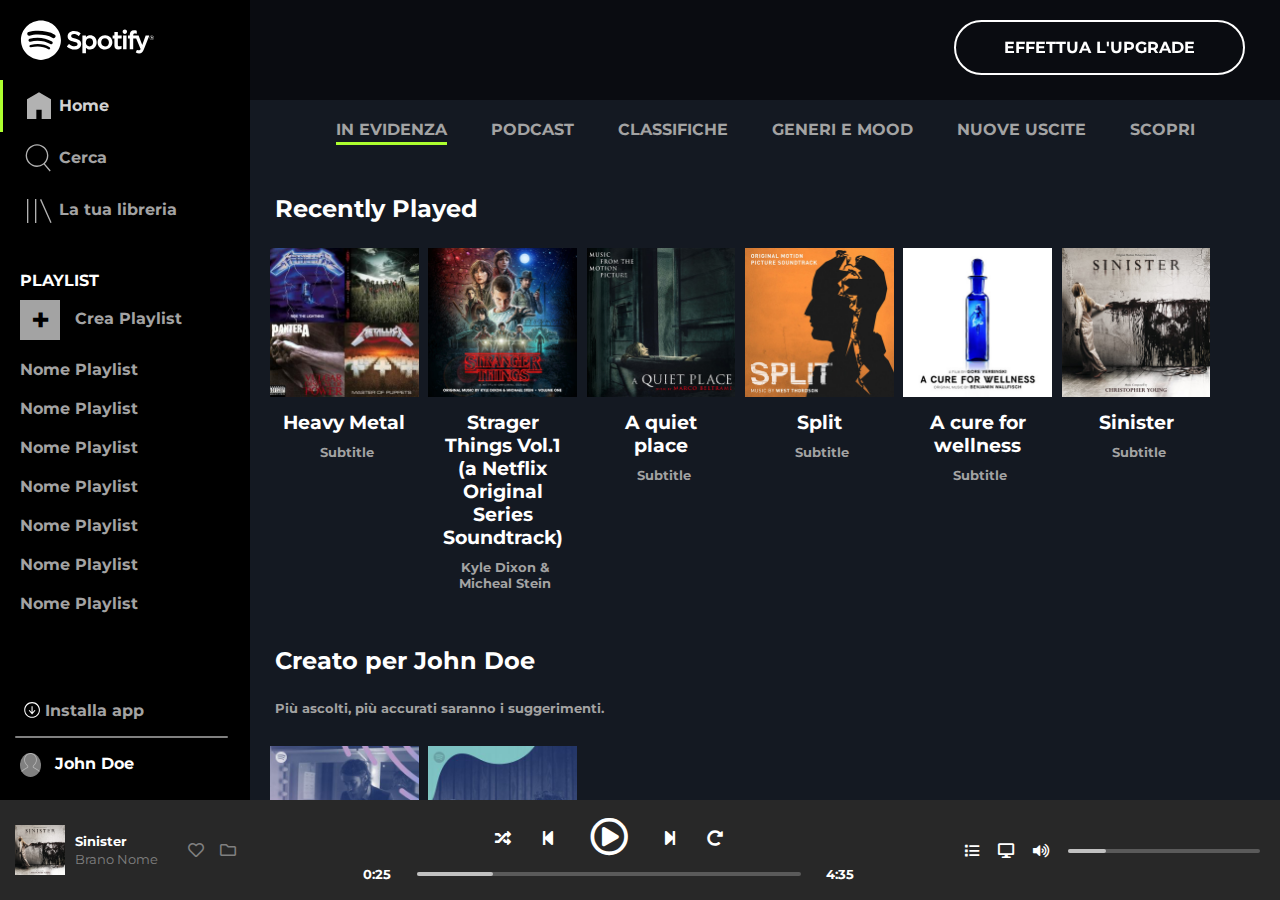
<file: index.html>
<!DOCTYPE html>
<html lang="en">
<head>
    <meta charset="UTF-8">
    <meta http-equiv="X-UA-Compatible" content="IE=edge">
    <meta name="viewport" content="width=device-width, initial-scale=1.0">
    <title>Spotify</title>
    <!-- font awesome -->
    <link rel="stylesheet" href="https://cdnjs.cloudflare.com/ajax/libs/font-awesome/5.15.4/css/all.min.css" integrity="sha512-1ycn6IcaQQ40/MKBW2W4Rhis/DbILU74C1vSrLJxCq57o941Ym01SwNsOMqvEBFlcgUa6xLiPY/NS5R+E6ztJQ==" crossorigin="anonymous" referrerpolicy="no-referrer" />
    <!-- google fonts -->
    <link rel="preconnect" href="https://fonts.googleapis.com">
    <link rel="preconnect" href="https://fonts.gstatic.com" crossorigin>
    <link href="https://fonts.googleapis.com/css2?family=Montserrat:wght@400;700&display=swap" rel="stylesheet">
    <!-- styles -->
    <link rel="stylesheet" href="css/style.css">
    <link rel="icon" href="img/favicon.ico">
    <!-- BONUS -->
    <!-- <link rel="stylesheet" href="bonus/bonus.css"> -->
</head>
<body>
    <div class="container">
        <main class="clearfix">
            <!-- menu laterale -->
            <nav>
                <div class="sidebar-top">
                    <!-- logo spotify -->                    
                    <img class="logo" src="img/logo.svg" alt="Logo Spotify">                    

                    <!-- logo spotify small -->
                    <img class="hide" src="img/logo-small.svg" alt="Logo Spotify Small">

                    <!-- icone menu -->
                    <div class="menu">

                        <!-- icona con barra laterale verde -->
                        <div class="menu-icon selected">
                            <img src="img/home.svg" alt="Home Icon">
                            <span>Home</span>
                        </div>
            
                        <div class="menu-icon">
                            <img src="img/search.svg" alt="Search Icon">
                            <span>Cerca</span>
                        </div>
            
                        <div class="menu-icon">
                            <img src="img/libreria.svg" alt="Library Icon">
                            <span>La tua libreria</span>
                        </div>
                    </div>
            
                    <!-- sezione playlist -->
                    <div class="playlist">
                        <h4>PLAYLIST</h4>
                        <div class="inline">
                            <span class="add-playlist">+</span>
                            <span>Crea Playlist</span>
                        </div>
                        <ul>
                            <li>Nome Playlist</li>
                            <li>Nome Playlist</li>
                            <li>Nome Playlist</li>
                            <li>Nome Playlist</li>
                            <li>Nome Playlist</li>
                            <li>Nome Playlist</li>
                            <li>Nome Playlist</li>
                        </ul>
                    </div>
                </div>
                
                <!-- sezione inferiore sidebar -->
                <div class="sidebar-bottom">                
                    <div class="download-icon">
                        <img src="img/download.svg" alt="Download Icon">
                        <span>Installa app</span>
                    </div>
                    <div class="break"></div>
                    <div class="profile">
                        <img src="img/profile.svg" alt="Profile Icon">
                        <span>John Doe</span>
                    </div>                
                </div>
            </nav>
            
            <!-- contenuto principale -->
            <section class="content">

                <!-- bottone upgrade -->
                <div class="upgrade">
                    <a class="button" href="">Effettua l'upgrade</a>
                </div>

                <!-- lista menu superiore -->
                <div class="row-list">
                    <ul>
                        <li><a class="select" href="">In Evidenza</a></li>
                        <li><a href="">Podcast</a></li>
                        <li><a href="">Classifiche</a></li>
                        <li><a href="">Generi e mood</a></li>
                        <li><a href="">Nuove uscite</a></li>
                        <li><a href="">Scopri</a></li>
                    </ul>
                </div>

                <!-- album recenti -->
                <h2>Recently Played</h2>
                <div class="row clearfix">

                    <div class="col">
                        <div class="album">
                            <div class="overlay">
                                <i class="far fa-play-circle"></i>
                            </div>
                            <img src="img/metal_lifting.jpg" alt="Album Heavy Metal">
                        </div>
                        <h3 class="title">Heavy Metal</h3>
                        <h5 class="subtitle">Subtitle</h5>
                    </div>

                    <div class="col">
                        <div class="album">
                            <div class="overlay">
                                <i class="far fa-play-circle"></i>
                            </div>
                            <img src="img/stranger.jpeg" alt="Stranger Things OST">
                        </div>
                        <h3 class="title">Strager Things Vol.1 (a Netflix Original Series Soundtrack)</h3>
                        <h5 class="subtitle">Kyle Dixon & Micheal Stein</h5>
                    </div>

                    <div class="col">
                        <div class="album">
                            <div class="overlay">
                                <i class="far fa-play-circle"></i>
                            </div>
                            <img src="img/aquietplace.jpeg" alt="A quiet place OST">
                        </div>
                        <h3 class="title">A quiet place</h3>
                        <h5 class="subtitle">Subtitle</h5>
                    </div>

                    <div class="col">
                        <div class="album">
                            <div class="overlay">
                                <i class="far fa-play-circle"></i>
                            </div>
                            <img src="img/split.jpeg" alt="Split OST">
                        </div>
                        <h3 class="title">Split</h3>
                        <h5 class="subtitle">Subtitle</h5>
                    </div>

                    <div class="col">
                        <div class="album">
                            <div class="overlay">
                                <i class="far fa-play-circle"></i>
                            </div>
                            <img src="img/cure.jpeg" alt="A cure for wellness OST">
                        </div>
                        <h3 class="title">A cure for wellness</h3>
                        <h5 class="subtitle">Subtitle</h5>
                    </div>

                    <div class="col">
                        <div class="album">
                            <div class="overlay">
                                <i class="far fa-play-circle"></i>
                            </div>
                            <img src="img/sinister.jpeg" alt="Sinister OST">
                        </div> 
                        <h3 class="title">Sinister</h3>   
                        <h5 class="subtitle">Subtitle</h5>
                    </div>
                </div>

                <!-- playlist personalizzate -->
                <h2>Creato per John Doe</h2>
                <h5 class="subtitle">Più ascolti, più accurati saranno i suggerimenti.</h5>
                <div class="row clearfix">

                    <div class="col">
                        <div class="album">
                            <div class="overlay">
                                <i class="far fa-play-circle"></i>
                            </div>
                            <img src="img/radar.jpeg" alt="Release Radar">
                        </div>
                        <h3 class="title">Release Radar</h3>
                    </div>

                    <div class="col">
                        <div class="album">
                            <div class="overlay">
                                <i class="far fa-play-circle"></i>
                            </div>
                            <img src="img/mixdaily.jpeg" alt="Daily Mix">
                        </div>
                        <h3 class="title">Daily Mix</h3>

                    </div>
                </div>

                <!-- artisti popolari -->
                <h2>Artisti più popolari</h2>
                <h5 class="subtitle">Più ascolti, più accurati saranno i suggerimenti.</h5>
                <div class="row clearfix">

                    <div class="col round">
                        <div class="album ">
                            <div class="overlay">
                                <i class="far fa-play-circle"></i>
                            </div>
                            <img src="img/youg.jpeg" alt="Lana Del Rey">
                        </div>
                        <h3 class="title">Lana Del Rey</h3>
                    </div>

                    <div class="col round">
                        <div class="album">
                            <div class="overlay">
                                <i class="far fa-play-circle"></i>
                            </div>
                            <img src="img/einaudi.jpeg" alt="Ludovico Einaudi">
                        </div>
                        <h3 class="title">Ludovico Einaudi</h3>
                    </div>
                </div>           
            </section>
        </main>

        <footer>
            <!-- footer sinistra -->
            <div class="f-left">

                <!-- immagine album con nome traccia e artista -->
                <div class="track">
                    <img src="img/sinister.jpeg" alt="Sinister OST">
                    <div>
                        <h5>Sinister</h5>
                        <a href="">Brano Nome</a>
                    </div>
                </div>

                <!-- icone piccole -->
                <div class="footer-icon">
                    <i class="far fa-heart"></i>
                    <i class="far fa-folder"></i>
                </div>         
            </div>

            <!-- footer centrale -->
            <div class="f-center">

                <!-- icone di riproduzione brani -->
                <div class="footer-icon">
                    <i class="fas fa-random"></i>
                    <i class="fas fa-step-backward"></i>
                    <i class="far fa-play-circle"></i>
                    <i class="fas fa-step-forward"></i>
                    <i class="fas fa-redo-alt"></i>
                </div>

                <!-- tempo trascorso brano -->
                <div class="track-time">
                    <span>0:25</span>
                    <div class="progress-bar">                    
                        <div class="elapsed">
                            <div class="dot"></div>
                        </div>                    
                    </div>
                    <span>4:35</span>
                </div>
            </div>

            <!-- footer destra -->
            <div class="f-right">
                <i class="fas fa-list"></i>
                <i class="fas fa-desktop"></i>
                <i class="fas fa-volume-up"></i>
                <!-- barra volume -->
                <div class="progress-bar">
                    <div class="elapsed">
                        <div class="dot"></div>
                    </div>
                </div>
            </div>        
        </footer>    
    </div>
</body>
</html>
</file>
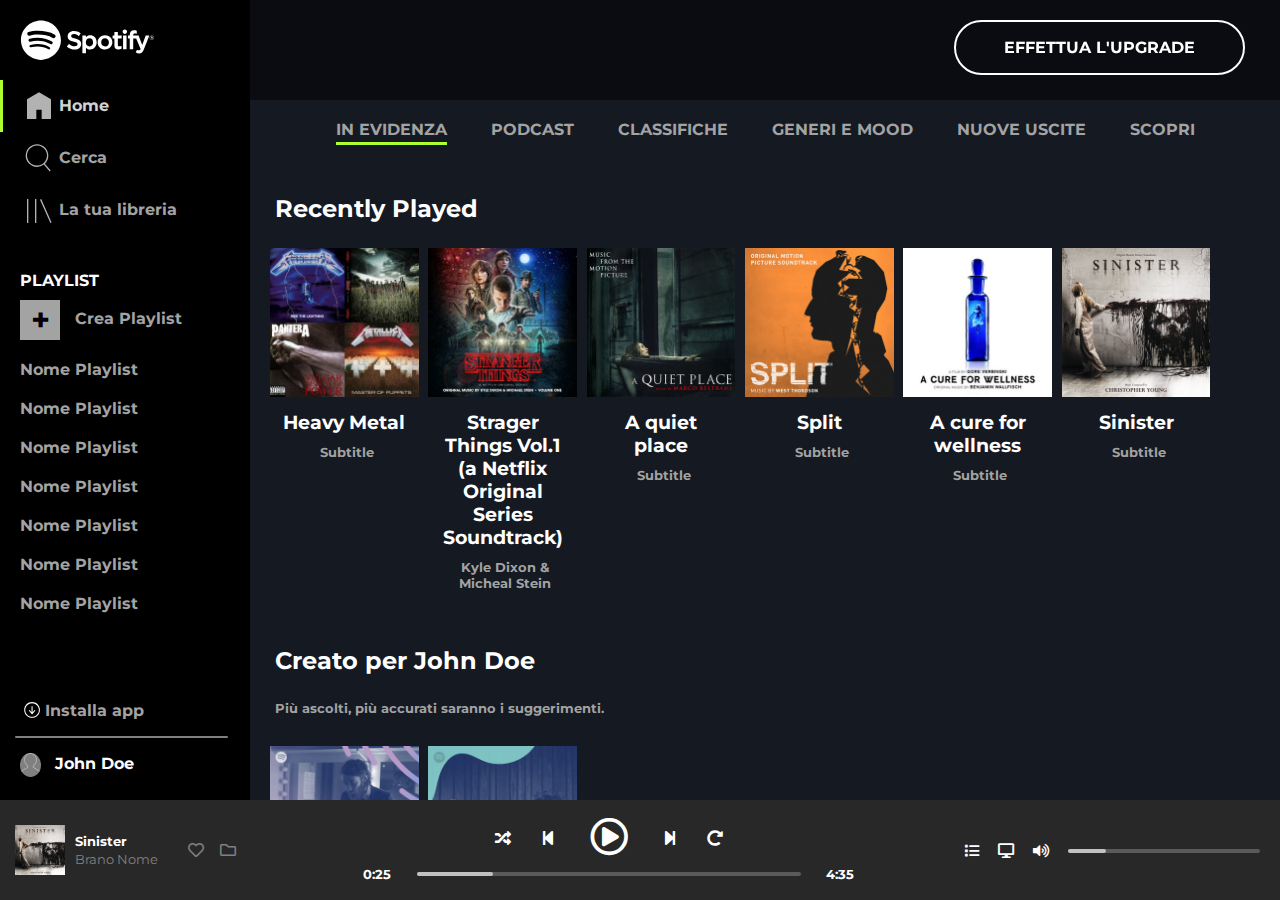
<file: bonus/index.html>
<!DOCTYPE html>
<html lang="en">
<head>
    <meta charset="UTF-8">
    <meta http-equiv="X-UA-Compatible" content="IE=edge">
    <meta name="viewport" content="width=device-width, initial-scale=1.0">
    <title>Spotify</title>
    <!-- font awesome -->
    <link rel="stylesheet" href="https://cdnjs.cloudflare.com/ajax/libs/font-awesome/5.15.4/css/all.min.css" integrity="sha512-1ycn6IcaQQ40/MKBW2W4Rhis/DbILU74C1vSrLJxCq57o941Ym01SwNsOMqvEBFlcgUa6xLiPY/NS5R+E6ztJQ==" crossorigin="anonymous" referrerpolicy="no-referrer" />
    <!-- google fonts -->
    <link rel="preconnect" href="https://fonts.googleapis.com">
    <link rel="preconnect" href="https://fonts.gstatic.com" crossorigin>
    <link href="https://fonts.googleapis.com/css2?family=Montserrat:wght@400;700&display=swap" rel="stylesheet">
    <!-- styles -->
    <link rel="stylesheet" href="css/bonus.css">
    <link rel="icon" href="img/favicon.ico">
</head>
<body>
    <div class="container">
        <main class="clearfix">
            <!-- menu laterale -->
            <nav>
                <div class="sidebar-top">
                    <!-- logo spotify -->                    
                    <img class="logo" src="img/logo.svg" alt="Logo Spotify">                    

                    <!-- logo spotify small -->
                    <img class="hide" src="img/logo-small.svg" alt="Logo Spotify Small">

                    <!-- icone menu -->
                    <div class="menu">

                        <!-- icona con barra laterale verde -->
                        <div class="menu-icon selected">
                            <img src="img/home.svg" alt="Home Icon">
                            <span>Home</span>
                        </div>
            
                        <div class="menu-icon">
                            <img src="img/search.svg" alt="Search Icon">
                            <span>Cerca</span>
                        </div>
            
                        <div class="menu-icon">
                            <img src="img/libreria.svg" alt="Library Icon">
                            <span>La tua libreria</span>
                        </div>
                    </div>
            
                    <!-- sezione playlist -->
                    <div class="playlist">
                        <h4>PLAYLIST</h4>
                        <div class="inline">
                            <span class="add-playlist">+</span>
                            <span>Crea Playlist</span>
                        </div>
                        <ul>
                            <li>Nome Playlist</li>
                            <li>Nome Playlist</li>
                            <li>Nome Playlist</li>
                            <li>Nome Playlist</li>
                            <li>Nome Playlist</li>
                            <li>Nome Playlist</li>
                            <li>Nome Playlist</li>
                        </ul>
                    </div>
                </div>
                
                <!-- sezione inferiore sidebar -->
                <div class="sidebar-bottom">                
                    <div class="download-icon">
                        <img src="img/download.svg" alt="Download Icon">
                        <span>Installa app</span>
                    </div>
                    <div class="break"></div>
                    <div class="profile">
                        <img src="img/profile.svg" alt="Profile Icon">
                        <span>John Doe</span>
                    </div>                
                </div>
            </nav>
            
            <!-- contenuto principale -->
            <section class="content">

                <!-- bottone upgrade -->
                <div class="upgrade">
                    <a class="button" href="">Effettua l'upgrade</a>
                </div>

                <!-- lista menu superiore -->
                <div class="row-list">
                    <ul>
                        <li><a class="select" href="">In Evidenza</a></li>
                        <li><a href="">Podcast</a></li>
                        <li><a href="">Classifiche</a></li>
                        <li><a href="">Generi e mood</a></li>
                        <li><a href="">Nuove uscite</a></li>
                        <li><a href="">Scopri</a></li>
                    </ul>
                </div>

                <!-- album recenti -->
                <h2>Recently Played</h2>
                <div class="row clearfix">

                    <div class="col">
                        <div class="album">
                            <div class="overlay">
                                <i class="far fa-play-circle"></i>
                            </div>
                            <img src="img/metal_lifting.jpg" alt="Album Heavy Metal">
                        </div>
                        <h3 class="title">Heavy Metal</h3>
                        <h5 class="subtitle">Subtitle</h5>
                    </div>

                    <div class="col">
                        <div class="album">
                            <div class="overlay">
                                <i class="far fa-play-circle"></i>
                            </div>
                            <img src="img/stranger.jpeg" alt="Stranger Things OST">
                        </div>
                        <h3 class="title">Strager Things Vol.1 (a Netflix Original Series Soundtrack)</h3>
                        <h5 class="subtitle">Kyle Dixon & Micheal Stein</h5>
                    </div>

                    <div class="col">
                        <div class="album">
                            <div class="overlay">
                                <i class="far fa-play-circle"></i>
                            </div>
                            <img src="img/aquietplace.jpeg" alt="A quiet place OST">
                        </div>
                        <h3 class="title">A quiet place</h3>
                        <h5 class="subtitle">Subtitle</h5>
                    </div>

                    <div class="col">
                        <div class="album">
                            <div class="overlay">
                                <i class="far fa-play-circle"></i>
                            </div>
                            <img src="img/split.jpeg" alt="Split OST">
                        </div>
                        <h3 class="title">Split</h3>
                        <h5 class="subtitle">Subtitle</h5>
                    </div>

                    <div class="col">
                        <div class="album">
                            <div class="overlay">
                                <i class="far fa-play-circle"></i>
                            </div>
                            <img src="img/cure.jpeg" alt="A cure for wellness OST">
                        </div>
                        <h3 class="title">A cure for wellness</h3>
                        <h5 class="subtitle">Subtitle</h5>
                    </div>

                    <div class="col">
                        <div class="album">
                            <div class="overlay">
                                <i class="far fa-play-circle"></i>
                            </div>
                            <img src="img/sinister.jpeg" alt="Sinister OST">
                        </div> 
                        <h3 class="title">Sinister</h3>   
                        <h5 class="subtitle">Subtitle</h5>
                    </div>
                </div>

                <!-- playlist personalizzate -->
                <h2>Creato per John Doe</h2>
                <h5 class="subtitle">Più ascolti, più accurati saranno i suggerimenti.</h5>
                <div class="row clearfix">

                    <div class="col">
                        <div class="album">
                            <div class="overlay">
                                <i class="far fa-play-circle"></i>
                            </div>
                            <img src="img/radar.jpeg" alt="Release Radar">
                        </div>
                        <h3 class="title">Release Radar</h3>
                    </div>

                    <div class="col">
                        <div class="album">
                            <div class="overlay">
                                <i class="far fa-play-circle"></i>
                            </div>
                            <img src="img/mixdaily.jpeg" alt="Daily Mix">
                        </div>
                        <h3 class="title">Daily Mix</h3>

                    </div>
                </div>

                <!-- artisti popolari -->
                <h2>Artisti più popolari</h2>
                <h5 class="subtitle">Più ascolti, più accurati saranno i suggerimenti.</h5>
                <div class="row clearfix">

                    <div class="col round">
                        <div class="album ">
                            <div class="overlay">
                                <i class="far fa-play-circle"></i>
                            </div>
                            <img src="img/youg.jpeg" alt="Lana Del Rey">
                        </div>
                        <h3 class="title">Lana Del Rey</h3>
                    </div>

                    <div class="col round">
                        <div class="album">
                            <div class="overlay">
                                <i class="far fa-play-circle"></i>
                            </div>
                            <img src="img/einaudi.jpeg" alt="Ludovico Einaudi">
                        </div>
                        <h3 class="title">Ludovico Einaudi</h3>
                    </div>
                </div>           
            </section>
        </main>

        <footer>
            <!-- footer sinistra -->
            <div class="f-left">

                <!-- immagine album con nome traccia e artista -->
                <div class="track">
                    <img src="img/sinister.jpeg" alt="Sinister OST">
                    <div>
                        <h5>Sinister</h5>
                        <a href="">Brano Nome</a>
                    </div>
                </div>

                <!-- icone piccole -->
                <div class="footer-icon">
                    <i class="far fa-heart"></i>
                    <i class="far fa-folder"></i>
                </div>         
            </div>

            <!-- footer centrale -->
            <div class="f-center">

                <!-- icone di riproduzione brani -->
                <div class="footer-icon">
                    <i class="fas fa-random"></i>
                    <i class="fas fa-step-backward"></i>
                    <i class="far fa-play-circle"></i>
                    <i class="fas fa-step-forward"></i>
                    <i class="fas fa-redo-alt"></i>
                </div>

                <!-- tempo trascorso brano -->
                <div class="track-time">
                    <span>0:25</span>
                    <div class="progress-bar">                    
                        <div class="elapsed">
                            <div class="dot"></div>
                        </div>                    
                    </div>
                    <span>4:35</span>
                </div>
            </div>

            <!-- footer destra -->
            <div class="f-right">
                <i class="fas fa-list"></i>
                <i class="fas fa-desktop"></i>
                <i class="fas fa-volume-up"></i>
                <!-- barra volume -->
                <div class="progress-bar">
                    <div class="elapsed">
                        <div class="dot"></div>
                    </div>
                </div>
            </div>        
        </footer>    
    </div>
</body>
</html>
</file>
<file: css/style.css>
/* RESET */
* {
    margin: 0;
    padding: 0;
    box-sizing: border-box;
}

/* REGOLE COMUNI */
html {
    font-family: 'Montserrat', sans-serif;
    color: white;
}

.container {
    width: 100%;
    height: 100vh;
    overflow: hidden;
}

.clearfix::after {
    content: "";
    display: table;
    clear: both;
}

h2 {
    margin: 25px 5px;
}

a {
    text-decoration: none;
    color: inherit;
}

i {
    cursor: pointer;
}

/* MAIN */
main {
    height: calc(100% - 100px);
    background-color: #141922;
}

nav {
    float: left;
    width: 250px;
    height: 100%;
    background-color: #000000;
    overflow: hidden;
}

.content {
    width: calc(100% - 250px);
    height: 100%;
    padding: 120px 20px 20px;
    background-color: #141922;
    overflow-y: auto;
}

/* MENU LATERALE */
.sidebar-top {
    display: flex;
    flex-direction: column;
    height: calc(100% - 100px);
    min-height: 350px;
}

.sidebar-bottom {
    height: 100px;
}

.logo {
    width: 70%;
    padding: 20px;
}

.hide {
    display: none;
}

/* menu */
.menu {
    margin-bottom: 15px;
}

.menu-icon {
    padding: 10px 0 10px 20px;
    color: #a3a3a3;
    cursor: pointer;
    border-left: 3px solid transparent;
}

.menu-icon img {
    width: 14%;
    vertical-align: middle;
    filter: invert(30%);
}

.menu-icon:hover, .download-icon:hover  {
    color: white;
}

.menu-icon span, .download-icon span {
    vertical-align: middle;
    font-weight: bold;
}

.selected {
    color: #d2d2d2; 
    border-left: 3px solid #adff2f;   
}

.sidebar-bottom img {
    width: 10%;
    vertical-align: middle;
    filter: invert(30%);
}

.download-icon {
    padding: 0 20px;
    color: #a3a3a3;
    cursor: pointer;
}

.menu-icon:hover img, .download-icon img {
    filter: invert(0);
}

.profile {
    padding: 0 20px;
}

.profile img {
    background-color: gray;
    border-radius: 50%;
}

.profile span {
    font-weight: bold;
    margin-left: 10px;
}

/* sezione playlist */
.playlist {
    margin: 20px;
    flex-grow: 1;
    overflow: hidden;
}

.playlist h4 {
    margin-bottom: 10px;
}

.add-playlist {
    display: inline-block;
    width: 40px;
    height: 40px;
    margin-right: 10px;
    font-size: 2em;
    text-align: center;
    line-height: 40px;
    color: #000000;
    background-color: #a3a3a3;
    vertical-align: middle;
}

.inline {
    vertical-align: middle;
    font-weight: bold;
    color: #a3a3a3;
    cursor: pointer;
}

.playlist ul {
    list-style: none;
    height: 80%;
    overflow-y: auto;
}

.playlist li {
    margin-top: 20px;
    color: #a3a3a3;
    font-weight: bold;
    cursor: pointer;
}

.inline:hover,
li:hover {
    color: white;
}

.inline:hover .add-playlist {
    background-color: white;
}

/* sezione inferiore sidebar */
.break {
    width: 85%;
    height: 2px;
    background-color: gray;
    border-radius: 1px;
    margin: 15px;
}

/* BARRA SUPERIORE UPGRADE */
.upgrade {
    position: fixed;
    top: 0;
    right: 0; 
    z-index: 1; 
    width: calc(100% - 250px);
    height: 100px;
    background-color: rgba(0, 0, 0, 0.5);
    text-transform: uppercase;
    font-weight: bold;
    text-align: right;
}

.button {
    display: inline-block;
    margin-top: 20px;
    margin-right: 35px;
    border-radius: 50px;
    text-align: center;
    padding: 1em 3em;
    border: 2px solid white;
}

.upgrade > a.button:hover {
    transform: scale(1.1);
}

/* LISTA MENU ORIZZONTALE */
.row-list {
    text-align: center;
}

.row-list li {
    display: inline-block;
    margin: 0 20px 30px;
}

.row-list a {
    text-transform: uppercase;
    font-weight: bold;
    color: #a3a3a3;
}

.row-list a:hover {
    color: white;
}

.select {
    padding-bottom: 3px;
    border-bottom: 3px solid #adff2f;
}

/* struttura righe main content */
.row {
    width: calc(100% - 40px);
}

.row img {
    width: 100%;
    object-fit: cover;
}

/* struttura colonne */
.col {
    float: left;
    text-align: center;
    width: calc(94% / 6); 
    margin-right: 1%; 
    cursor: pointer; 
}

.title {
    margin: 10px;
}

.subtitle {
    color: #a3a3a3;
    margin-left: 5px;
    margin-bottom: 30px;
}

.round img {
    border-radius: 50%;
}

/* overlay su album */
.album {
    position: relative;
}

.overlay::before {
    content: "";
    position: absolute;
    top: 0;
    left: 0;
    width: 100%;
    height: 100%;
    background-color: rgba(0, 0, 0, .2);
}

.overlay {
    display: none;
}

.overlay .fa-play-circle {
    position: absolute;
    top: 50%;
    left: 50%;
    font-size: 3em;
    transform: translate(-50%, -50%);
}

.col:hover .overlay {
    display: block;
}

.round:hover .overlay::before {
    border-radius: 50%;
}

/* FOOTER */
footer {
    position: relative;
    display: flex;
    justify-content: space-between;
    align-items: center;
    background-color: #282828;
    height: 100px;    
}

.footer-icon {
    display: flex;
    justify-content: space-evenly;
    align-items: center;
}

/* footer sinistra */
.f-left {
    display: flex;
    justify-content: space-between;
    align-items: center;
    margin-left: 15px;
}

.f-left img {
    width: 50px;
    height: 50px;
    margin-right: 10px;
}

.track {
    display: flex;
    justify-content: space-between;
    align-items: center;
    margin-right: 30px;
}

.f-left .far {
    margin-right: 1em;
}

/* effetti all'hover */
.track a {
    color: #808080;
    font-size: 0.8em;
}

.track a:hover {
    color: white;
    text-decoration: underline;
}

.f-left .footer-icon {
    color: #808080;
}

.f-left .footer-icon i:hover {
    color: white;
}

/* footer centrale */
.f-center {
    display: flex;
    flex-direction: column;
    justify-content: space-around;
    align-items: center;
}

/* icone footer centrale */
.f-center .fas {
    margin: auto 15px;
}

.f-center .fa-play-circle {
    font-size: 2.4em;
    margin: auto 20px;
}

.f-center .fa-play-circle:hover {
    transform: scale(1.1);
}

.track-time {
    display: flex;
    justify-content: space-between;
    align-items: center;
    margin-top: 10px;
}

.track-time span {
    font-size: 0.8em;
    font-weight: bold;
    margin: 0 2em;
}

/* barra di progressione traccia */
.progress-bar {
    position: relative;
    height: 4px;
    width: 30vw;
    border-radius: 2px;
    background-color: #5a5a5a;
}

/* tempo trascorso */
.elapsed {
    position: absolute;
    left: 0;
    width: 20%;
    height: 100%;
    border-radius: 2px;
    background-color: #c1c1c1;
}

.elapsed:hover {
    background-color: rgb(61, 219, 61);
    cursor: pointer;
}

.dot {
    display: none;
    position: absolute;
    right: 0;
    top: -6px;
    width: 15px;
    height: 15px;
    border-radius: 50%;
    background-color: white;
}

.elapsed:hover .dot {
    display: block;
}

/* footer destro */
.f-right {
    display: inline-block;
}

.f-right i {
    margin-right: 15px;
    font-size: 0.9em;
}

/* barra volume */
.f-right .progress-bar {
    display: inline-block;
    width: 15vw;
    vertical-align: middle;
    margin-right: 20px;
}

/* SCHERMI MEDIUM */
@media screen and (max-width: 1100px) {

    /* visualizzazione album */
    .col {
        width: calc(94% / 4);  
    }

    .title, .subtitle {
        white-space: nowrap;
        overflow: hidden;
        text-overflow: ellipsis;
    }

    /* footer */
    .f-left .footer-icon {
        flex-direction: column;
    }

    /* margini tra icone laterali del footer */
    .f-left {
        margin-left: 2vw;
    }
    
    .f-left img {
        margin-right: 2vw;
    }

    .f-right .progress-bar {
        width: 15vw;
        margin-right: 1vw;
    }

    .f-right i {
        margin-right: 1vw;
    }
    
    /* margini tra icone del footer centrale */
    .track {
        margin-right: 2vw;
    }

    .track-time span {
        margin: 0 2vw;
    }

    .f-center .fas {
        margin: auto 1vw;
    }

    .f-center .fa-play-circle {
        margin: auto 1vw;
    }
}

/* SCHERMI SMALL */
@media screen and (max-width: 700px) {

    /* visualizzazione album */
    .col {
        width: calc(94% / 2); 
    }
}

/* SCHERMI EXTRA-SMALL */
@media screen and (max-width: 600px) {

    /* dimensioni */
    nav {
        width: 80px;
    }

    .content {
        width: calc(100% - 80px);
    }

    .upgrade {
        width: calc(100% - 80px);
    }   
    
    /* elementi da nascondere */
    nav span, .logo, .playlist, .break {
        display: none;
    }

    /* barra laterale */
    .menu-icon img {
        width: 60%;
    }

    .download-icon img {
        width: 70%;
    }

    .download-icon {
        padding-left: 28px;
    }

    .profile img {
        width: 95%;
    }

    .profile {
        padding-top: 20px;
        padding-left: 20px;
    }

    /* icona spotify da visualizzare */
    .hide {
        display: block;
        width: 55%;
        margin: 20px auto;
    }
}
</file>
<file: bonus/bonus.css>
:root {
    --footer-height: 100px;
    --nav-width: 250px;
}

/* RESET */
* {
    margin: 0;
    padding: 0;
    box-sizing: border-box;
}

/* REGOLE COMUNI */
html {
    font-family: 'Montserrat', sans-serif;
    color: white;
}

.container {
    width: 100%;
    height: 100vh;
    overflow: hidden;
}

.clearfix::after {
    content: "";
    display: table;
    clear: both;
}

h2 {
    margin: 25px 5px;
}

a {
    text-decoration: none;
    color: inherit;
}

i {
    cursor: pointer;
}

/* MAIN */
main {
    height: calc(100% - var(--footer-height));
    background-color: #141922;
}

nav {
    float: left;
    width: var(--nav-width);
    height: 100%;
    background-color: #000000;
    overflow: hidden;
}

.content {
    width: calc(100% - var(--nav-width));
    height: 100%;
    padding: 120px 20px 20px;
    background-color: #141922;
    overflow-y: auto;
}

/* MENU LATERALE */
.sidebar-top {
    display: flex;
    flex-direction: column;
    height: calc(100% - var(--footer-height));
    min-height: 350px;
}

.sidebar-bottom {
    height: 100px;
}

.logo {
    width: 70%;
    padding: 20px;
}

.hide {
    display: none;
}

/* menu */
.menu {
    margin-bottom: 15px;
}

.menu-icon {
    padding: 10px 0 10px 20px;
    color: #a3a3a3;
    cursor: pointer;
    border-left: 3px solid transparent;
}

.menu-icon img {
    width: 14%;
    vertical-align: middle;
    filter: invert(30%);
}

.menu-icon:hover, .download-icon:hover  {
    color: white;
}

.menu-icon span, .download-icon span {
    vertical-align: middle;
    font-weight: bold;
}

.selected {
    color: #d2d2d2; 
    border-left: 3px solid #adff2f;   
}

.sidebar-bottom img {
    width: 10%;
    vertical-align: middle;
    filter: invert(30%);
}

.download-icon {
    padding: 0 20px;
    color: #a3a3a3;
    cursor: pointer;
}

.menu-icon:hover img, .download-icon img {
    filter: invert(0);
}

.profile {
    padding: 0 20px;
}

.profile img {
    background-color: gray;
    border-radius: 50%;
}

.profile span {
    font-weight: bold;
    margin-left: 10px;
}

/* sezione playlist */
.playlist {
    margin: 20px;
    flex-grow: 1;
    overflow: hidden;
}

.playlist h4 {
    margin-bottom: 10px;
}

.add-playlist {
    display: inline-block;
    width: 40px;
    height: 40px;
    margin-right: 10px;
    font-size: 2em;
    text-align: center;
    line-height: 40px;
    color: #000000;
    background-color: #a3a3a3;
    vertical-align: middle;
}

.inline {
    vertical-align: middle;
    font-weight: bold;
    color: #a3a3a3;
    cursor: pointer;
}

.playlist ul {
    list-style: none;
    height: 80%;
    overflow-y: auto;
}

.playlist li {
    margin-top: 20px;
    color: #a3a3a3;
    font-weight: bold;
    cursor: pointer;
}

.inline:hover,
li:hover {
    color: white;
}

.inline:hover .add-playlist {
    background-color: white;
}

/* sezione inferiore sidebar */
.break {
    width: 85%;
    height: 2px;
    background-color: gray;
    border-radius: 1px;
    margin: 15px;
}

/* BARRA SUPERIORE UPGRADE */
.upgrade {
    position: fixed;
    top: 0;
    right: 0; 
    z-index: 1; 
    width: calc(100% - var(--nav-width));
    height: 100px;
    background-color: rgba(0, 0, 0, 0.5);
    text-transform: uppercase;
    font-weight: bold;
    text-align: right;
}

.button {
    display: inline-block;
    margin-top: 20px;
    margin-right: 35px;
    border-radius: 50px;
    text-align: center;
    padding: 1em 3em;
    border: 2px solid white;
}

.upgrade > a.button:hover {
    transform: scale(1.1);
}

/* LISTA MENU ORIZZONTALE */
.row-list {
    text-align: center;
}

.row-list li {
    display: inline-block;
    margin: 0 20px 30px;
}

.row-list a {
    text-transform: uppercase;
    font-weight: bold;
    color: #a3a3a3;
}

.row-list a:hover {
    color: white;
}

.select {
    padding-bottom: 3px;
    border-bottom: 3px solid #adff2f;
}

/* struttura righe main content */
.row {
    width: calc(100% - 40px);
}

.row img {
    width: 100%;
    object-fit: cover;
}

/* struttura colonne */
.col {
    float: left;
    text-align: center;
    width: calc(94% / 6); 
    margin-right: 1%; 
    cursor: pointer; 
}

.title {
    margin: 10px;
}

.subtitle {
    color: #a3a3a3;
    margin-left: 5px;
    margin-bottom: 30px;
}

.round img {
    border-radius: 50%;
}

/* overlay su album */
.album {
    position: relative;
}

.overlay::before {
    content: "";
    position: absolute;
    top: 0;
    left: 0;
    width: 100%;
    height: 100%;
    background-color: rgba(0, 0, 0, .2);
}

.overlay {
    display: none;
}

.overlay .fa-play-circle {
    position: absolute;
    top: 40%;
    left: 40%;
    font-size: 3em;
    transform: translate(-50% -50%);
}

.col:hover .overlay {
    display: block;
}

.round:hover .overlay::before {
    border-radius: 50%;
}

/* FOOTER */
footer {
    position: relative;
    display: flex;
    justify-content: space-between;
    align-items: center;
    background-color: #282828;
    height: var(--footer-height);    
}

.footer-icon {
    display: flex;
    justify-content: space-evenly;
    align-items: center;
}

/* footer sinistra */
.f-left {
    display: flex;
    justify-content: space-between;
    align-items: center;
    margin-left: 15px;
}

.f-left img {
    width: 50px;
    height: 50px;
    margin-right: 10px;
}

.track {
    display: flex;
    justify-content: space-between;
    align-items: center;
    margin-right: 30px;
}

.f-left .far {
    margin-right: 1em;
}

/* effetti all'hover */
.track a {
    color: #808080;
    font-size: 0.8em;
}

.track a:hover {
    color: white;
    text-decoration: underline;
}

.f-left .footer-icon {
    color: #808080;
}

.f-left .footer-icon i:hover {
    color: white;
}

/* footer centrale */
.f-center {
    display: flex;
    flex-direction: column;
    justify-content: space-around;
    align-items: center;
}

/* icone footer centrale */
.f-center .fas {
    margin: auto 15px;
}

.f-center .fa-play-circle {
    font-size: 2.4em;
    margin: auto 20px;
}

.f-center .fa-play-circle:hover {
    transform: scale(1.1);
}

.track-time {
    display: flex;
    justify-content: space-between;
    align-items: center;
    margin-top: 10px;
}

.track-time span {
    font-size: 0.8em;
    font-weight: bold;
    margin: 0 2em;
}

/* barra di progressione traccia */
.progress-bar {
    position: relative;
    height: 4px;
    width: 30vw;
    border-radius: 2px;
    background-color: #5a5a5a;
}

/* tempo trascorso */
.elapsed {
    position: absolute;
    left: 0;
    width: 20%;
    height: 100%;
    border-radius: 2px;
    background-color: #c1c1c1;
}

.elapsed:hover {
    background-color: rgb(61, 219, 61);
    cursor: pointer;
}

.dot {
    display: none;
    position: absolute;
    right: 0;
    top: -6px;
    width: 15px;
    height: 15px;
    border-radius: 50%;
    background-color: white;
}

.elapsed:hover .dot {
    display: block;
}

/* footer destro */
.f-right {
    display: inline-block;
}

.f-right i {
    margin-right: 15px;
    font-size: 0.9em;
}

/* barra volume */
.f-right .progress-bar {
    display: inline-block;
    width: 15vw;
    vertical-align: middle;
    margin-right: 20px;
}

/* SCHERMI MEDIUM */
@media screen and (max-width: 1100px) {

    /* visualizzazione album */
    .col {
        width: calc(94% / 4);  
    }

    .title, .subtitle {
        white-space: nowrap;
        overflow: hidden;
        text-overflow: ellipsis;
    }

    /* footer */
    .f-left .footer-icon {
        flex-direction: column;
    }

    /* margini tra icone laterali del footer */
    .f-left {
        margin-left: 2vw;
    }
    
    .f-left img {
        margin-right: 2vw;
    }

    .f-right .progress-bar {
        width: 15vw;
        margin-right: 1vw;
    }

    .f-right i {
        margin-right: 1vw;
    }
    
    /* margini tra icone del footer centrale */
    .track {
        margin-right: 2vw;
    }

    .track-time span {
        margin: 0 2vw;
    }

    .f-center .fas {
        margin: auto 1vw;
    }

    .f-center .fa-play-circle {
        margin: auto 1vw;
    }
}

/* SCHERMI SMALL */
@media screen and (max-width: 700px) {

    /* visualizzazione album */
    .col {
        width: calc(94% / 2); 
    }

    /* bonus bottone call to action */
    .upgrade {
        height: 50px;
    }
    
    .button {
        margin-top: 10px;
        font-size: 0.7em;
        padding: 0.5em 2em;
    }

    /* bonus cambio margini e padding contenuto centrale */
    .content {
        padding-top: 70px;
    }
    
    .row-list li {
        margin: 0 10px 15px;
        font-size: 0.7em;
    }
    
    /* bonus footer responsive */
    .track-time span,
    .f-center .fa-random,
    .f-center .fa-redo-alt,
    .f-right .fa-list,
    .f-right .fa-desktop {
        display: none;
    }
}

/* SCHERMI EXTRA-SMALL */
@media screen and (max-width: 600px) {

    /* dimensioni */
    nav {
        width: 80px;
    }

    .content {
        width: calc(100% - 80px);
    }

    .upgrade {
        width: calc(100% - 80px);
    }   
    
    /* elementi da nascondere */
    nav span, 
    .logo, 
    .playlist, 
    .break {
        display: none;
    }

    /* barra laterale */
    .menu-icon img {
        width: 60%;
    }

    .download-icon img {
        width: 70%;
    }

    .download-icon {
        padding-left: 28px;
    }

    .profile img {
        width: 95%;
    }

    .profile {
        padding-top: 20px;
        padding-left: 20px;
    }

    /* icona spotify da visualizzare */
    .hide {
        display: block;
        width: 55%;
        margin: 20px auto;
    }
}
</file>
<file: bonus/css/bonus.css>
:root {
    --footer-height: 100px;
    --nav-width: 250px;
}

/* RESET */
* {
    margin: 0;
    padding: 0;
    box-sizing: border-box;
}

/* REGOLE COMUNI */
html {
    font-family: 'Montserrat', sans-serif;
    color: white;
}

.container {
    width: 100%;
    height: 100vh;
    overflow: hidden;
}

.clearfix::after {
    content: "";
    display: table;
    clear: both;
}

h2 {
    margin: 25px 5px;
}

a {
    text-decoration: none;
    color: inherit;
}

i {
    cursor: pointer;
}

/* MAIN */
main {
    height: calc(100% - var(--footer-height));
    background-color: #141922;
}

nav {
    float: left;
    width: var(--nav-width);
    height: 100%;
    background-color: #000000;
    overflow: hidden;
}

.content {
    width: calc(100% - var(--nav-width));
    height: 100%;
    padding: 120px 20px 20px;
    background-color: #141922;
    overflow-y: auto;
}

/* MENU LATERALE */
.sidebar-top {
    display: flex;
    flex-direction: column;
    height: calc(100% - var(--footer-height));
    min-height: 350px;
}

.sidebar-bottom {
    height: 100px;
}

.logo {
    width: 70%;
    padding: 20px;
}

.hide {
    display: none;
}

/* menu */
.menu {
    margin-bottom: 15px;
}

.menu-icon {
    padding: 10px 0 10px 20px;
    color: #a3a3a3;
    cursor: pointer;
    border-left: 3px solid transparent;
}

.menu-icon img {
    width: 14%;
    vertical-align: middle;
    filter: invert(30%);
}

.menu-icon:hover, .download-icon:hover  {
    color: white;
}

.menu-icon span, .download-icon span {
    vertical-align: middle;
    font-weight: bold;
}

.selected {
    color: #d2d2d2; 
    border-left: 3px solid #adff2f;   
}

.sidebar-bottom img {
    width: 10%;
    vertical-align: middle;
    filter: invert(30%);
}

.download-icon {
    padding: 0 20px;
    color: #a3a3a3;
    cursor: pointer;
}

.menu-icon:hover img, .download-icon img {
    filter: invert(0);
}

.profile {
    padding: 0 20px;
}

.profile img {
    background-color: gray;
    border-radius: 50%;
}

.profile span {
    font-weight: bold;
    margin-left: 10px;
}

/* sezione playlist */
.playlist {
    margin: 20px;
    flex-grow: 1;
    overflow: hidden;
}

.playlist h4 {
    margin-bottom: 10px;
}

.add-playlist {
    display: inline-block;
    width: 40px;
    height: 40px;
    margin-right: 10px;
    font-size: 2em;
    text-align: center;
    line-height: 40px;
    color: #000000;
    background-color: #a3a3a3;
    vertical-align: middle;
}

.inline {
    vertical-align: middle;
    font-weight: bold;
    color: #a3a3a3;
    cursor: pointer;
}

.playlist ul {
    list-style: none;
    height: 80%;
    overflow-y: auto;
}

.playlist li {
    margin-top: 20px;
    color: #a3a3a3;
    font-weight: bold;
    cursor: pointer;
}

.inline:hover,
li:hover {
    color: white;
}

.inline:hover .add-playlist {
    background-color: white;
}

/* sezione inferiore sidebar */
.break {
    width: 85%;
    height: 2px;
    background-color: gray;
    border-radius: 1px;
    margin: 15px;
}

/* BARRA SUPERIORE UPGRADE */
.upgrade {
    position: fixed;
    top: 0;
    right: 0; 
    z-index: 1; 
    width: calc(100% - var(--nav-width));
    height: 100px;
    background-color: rgba(0, 0, 0, 0.5);
    text-transform: uppercase;
    font-weight: bold;
    text-align: right;
}

.button {
    display: inline-block;
    margin-top: 20px;
    margin-right: 35px;
    border-radius: 50px;
    text-align: center;
    padding: 1em 3em;
    border: 2px solid white;
}

.upgrade > a.button:hover {
    transform: scale(1.1);
}

/* LISTA MENU ORIZZONTALE */
.row-list {
    text-align: center;
}

.row-list li {
    display: inline-block;
    margin: 0 20px 30px;
}

.row-list a {
    text-transform: uppercase;
    font-weight: bold;
    color: #a3a3a3;
}

.row-list a:hover {
    color: white;
}

.select {
    padding-bottom: 3px;
    border-bottom: 3px solid #adff2f;
}

/* struttura righe main content */
.row {
    width: calc(100% - 40px);
}

.row img {
    width: 100%;
    object-fit: cover;
}

/* struttura colonne */
.col {
    float: left;
    text-align: center;
    width: calc(94% / 6); 
    margin-right: 1%; 
    cursor: pointer; 
}

.title {
    margin: 10px;
}

.subtitle {
    color: #a3a3a3;
    margin-left: 5px;
    margin-bottom: 30px;
}

.round img {
    border-radius: 50%;
}

/* overlay su album */
.album {
    position: relative;
}

.overlay::before {
    content: "";
    position: absolute;
    top: 0;
    left: 0;
    width: 100%;
    height: 100%;
    background-color: rgba(0, 0, 0, .2);
}

.overlay {
    display: none;
}

.overlay .fa-play-circle {
    position: absolute;
    top: 50%;
    left: 50%;
    font-size: 3em;
    transform: translate(-50%, -50%);
}

.col:hover .overlay {
    display: block;
}

.round:hover .overlay::before {
    border-radius: 50%;
}

/* FOOTER */
footer {
    position: relative;
    display: flex;
    justify-content: space-between;
    align-items: center;
    background-color: #282828;
    height: var(--footer-height);    
}

.footer-icon {
    display: flex;
    justify-content: space-evenly;
    align-items: center;
}

/* footer sinistra */
.f-left {
    display: flex;
    justify-content: space-between;
    align-items: center;
    margin-left: 15px;
}

.f-left img {
    width: 50px;
    height: 50px;
    margin-right: 10px;
}

.track {
    display: flex;
    justify-content: space-between;
    align-items: center;
    margin-right: 30px;
}

.f-left .far {
    margin-right: 1em;
}

/* effetti all'hover */
.track a {
    color: #808080;
    font-size: 0.8em;
}

.track a:hover {
    color: white;
    text-decoration: underline;
}

.f-left .footer-icon {
    color: #808080;
}

.f-left .footer-icon i:hover {
    color: white;
}

/* footer centrale */
.f-center {
    display: flex;
    flex-direction: column;
    justify-content: space-around;
    align-items: center;
}

/* icone footer centrale */
.f-center .fas {
    margin: auto 15px;
}

.f-center .fa-play-circle {
    font-size: 2.4em;
    margin: auto 20px;
}

.f-center .fa-play-circle:hover {
    transform: scale(1.1);
}

.track-time {
    display: flex;
    justify-content: space-between;
    align-items: center;
    margin-top: 10px;
}

.track-time span {
    font-size: 0.8em;
    font-weight: bold;
    margin: 0 2em;
}

/* barra di progressione traccia */
.progress-bar {
    position: relative;
    height: 4px;
    width: 30vw;
    border-radius: 2px;
    background-color: #5a5a5a;
}

/* tempo trascorso */
.elapsed {
    position: absolute;
    left: 0;
    width: 20%;
    height: 100%;
    border-radius: 2px;
    background-color: #c1c1c1;
}

.elapsed:hover {
    background-color: rgb(61, 219, 61);
    cursor: pointer;
}

.dot {
    display: none;
    position: absolute;
    right: 0;
    top: -6px;
    width: 15px;
    height: 15px;
    border-radius: 50%;
    background-color: white;
}

.elapsed:hover .dot {
    display: block;
}

/* footer destro */
.f-right {
    display: inline-block;
}

.f-right i {
    margin-right: 15px;
    font-size: 0.9em;
}

/* barra volume */
.f-right .progress-bar {
    display: inline-block;
    width: 15vw;
    vertical-align: middle;
    margin-right: 20px;
}

/* SCHERMI MEDIUM */
@media screen and (max-width: 1100px) {

    /* visualizzazione album */
    .col {
        width: calc(94% / 4);  
    }

    .title, .subtitle {
        white-space: nowrap;
        overflow: hidden;
        text-overflow: ellipsis;
    }

    /* footer */
    .f-left .footer-icon {
        flex-direction: column;
    }

    /* margini tra icone laterali del footer */
    .f-left {
        margin-left: 2vw;
    }
    
    .f-left img {
        margin-right: 2vw;
    }

    .f-right .progress-bar {
        width: 15vw;
        margin-right: 1vw;
    }

    .f-right i {
        margin-right: 1vw;
    }
    
    /* margini tra icone del footer centrale */
    .track {
        margin-right: 2vw;
    }

    .track-time span {
        margin: 0 2vw;
    }

    .f-center .fas {
        margin: auto 1vw;
    }

    .f-center .fa-play-circle {
        margin: auto 1vw;
    }
}

/* SCHERMI SMALL */
@media screen and (max-width: 700px) {

    /* visualizzazione album */
    .col {
        width: calc(94% / 2); 
    }

    /* bonus bottone call to action */
    .upgrade {
        height: 50px;
    }
    
    .button {
        margin-top: 10px;
        font-size: 0.7em;
        padding: 0.5em 2em;
    }

    /* bonus cambio margini e padding contenuto centrale */
    .content {
        padding-top: 70px;
    }
    
    .row-list li {
        margin: 0 10px 15px;
        font-size: 0.7em;
    }
    
    /* bonus footer responsive */
    .track-time span,
    .f-center .fa-random,
    .f-center .fa-redo-alt,
    .f-right .fa-list,
    .f-right .fa-desktop {
        display: none;
    }
}

/* SCHERMI EXTRA-SMALL */
@media screen and (max-width: 600px) {

    /* dimensioni */
    nav {
        width: 80px;
    }

    .content {
        width: calc(100% - 80px);
    }

    .upgrade {
        width: calc(100% - 80px);
    }   
    
    /* elementi da nascondere */
    nav span, 
    .logo, 
    .playlist, 
    .break {
        display: none;
    }

    /* barra laterale */
    .menu-icon img {
        width: 60%;
    }

    .download-icon img {
        width: 70%;
    }

    .download-icon {
        padding-left: 28px;
    }

    .profile img {
        width: 95%;
    }

    .profile {
        padding-top: 20px;
        padding-left: 20px;
    }

    /* icona spotify da visualizzare */
    .hide {
        display: block;
        width: 55%;
        margin: 20px auto;
    }
}
</file>
